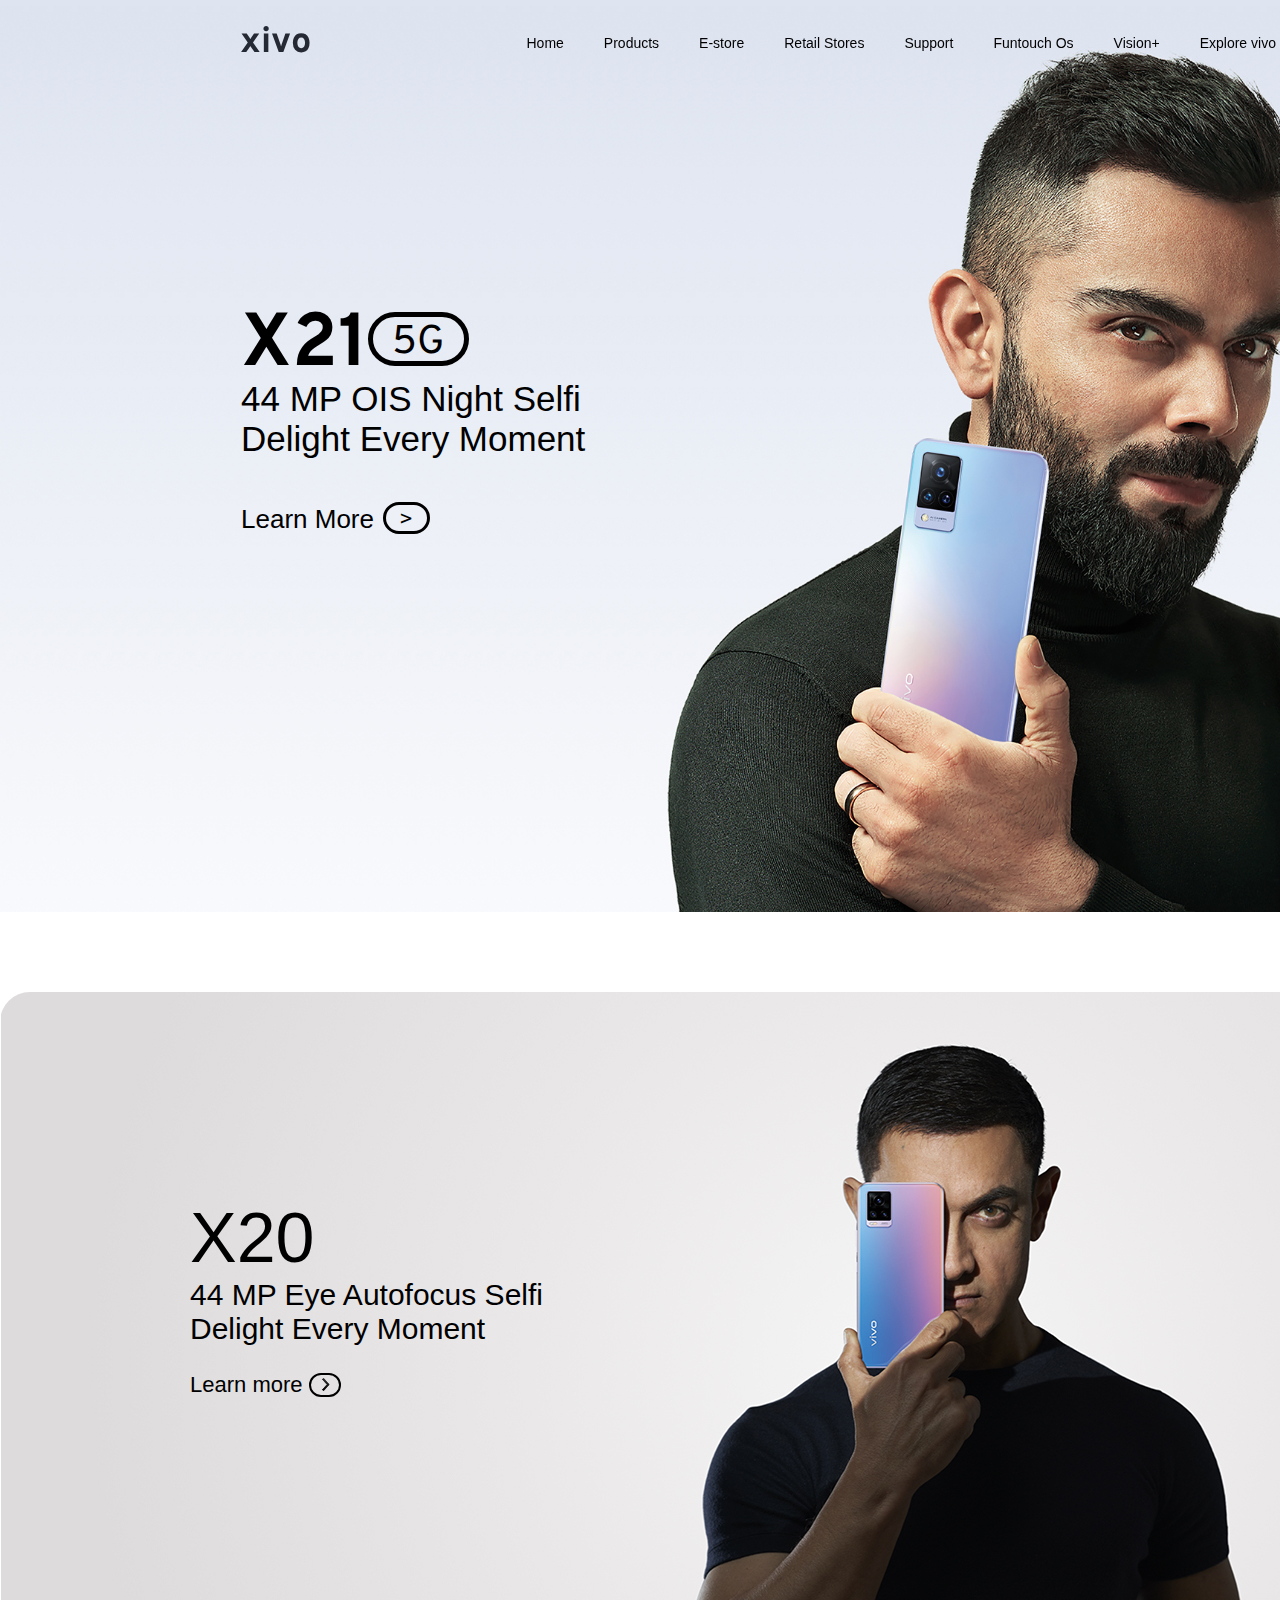
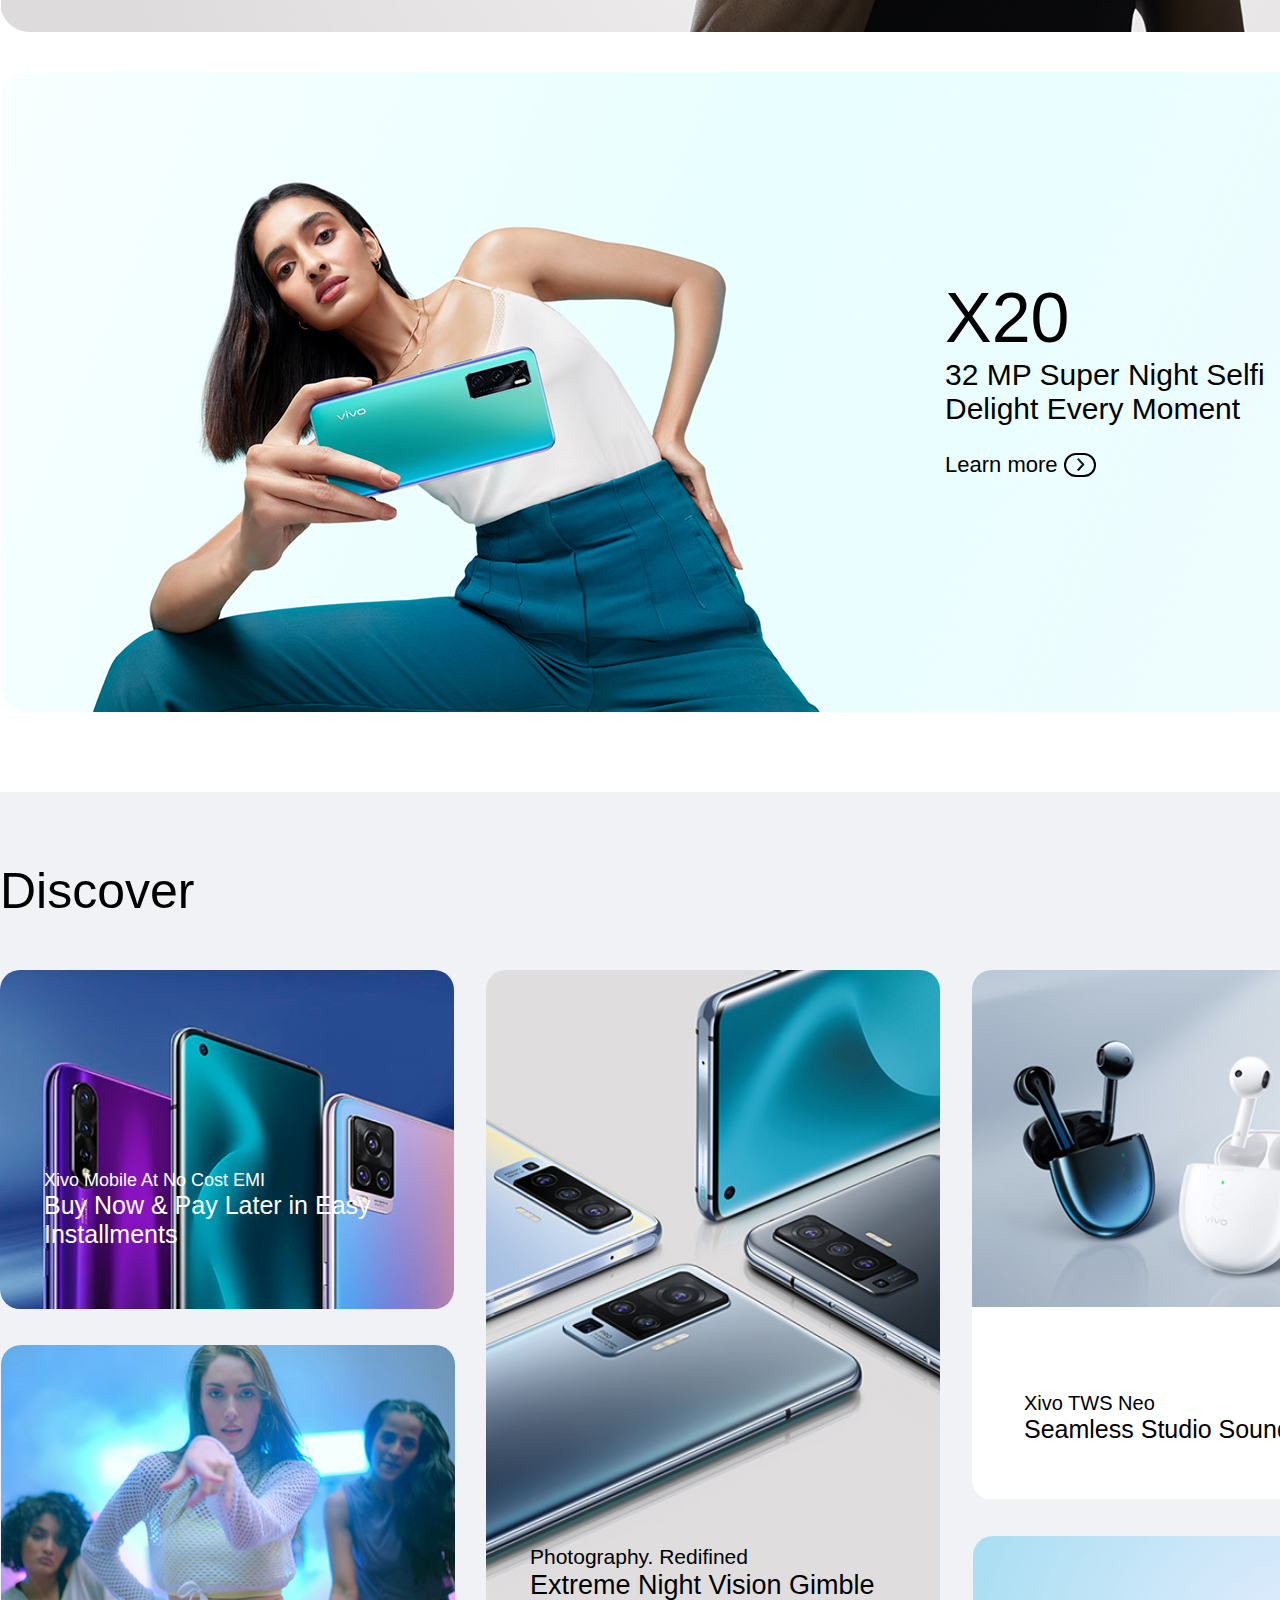
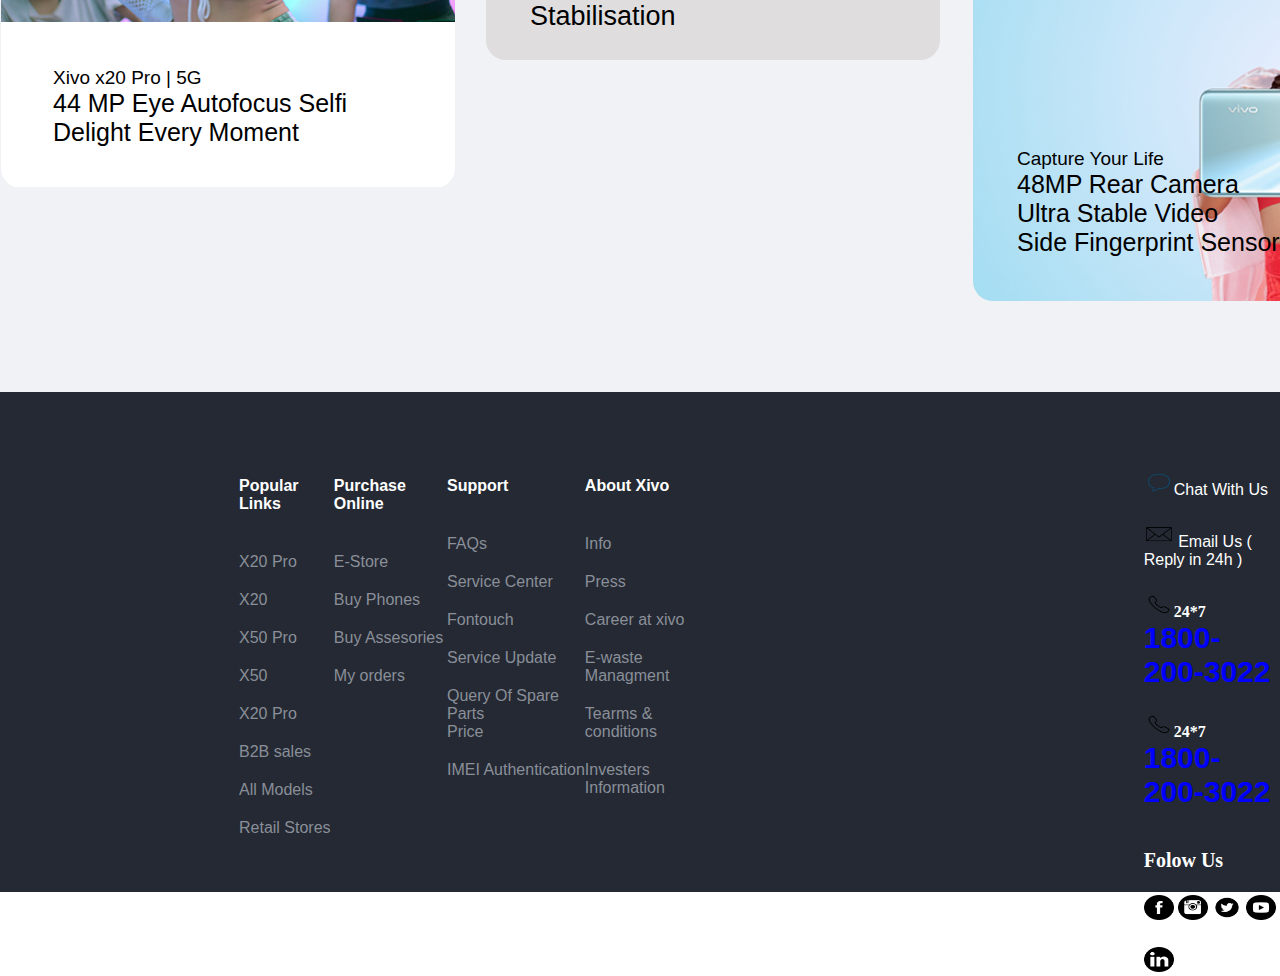
<file: html/index.html>
<!DOCTYPE html>
<html lang="en">
<head>
    <meta charset="UTF-8">
    <meta http-equiv="X-UA-Compatible" content="IE=edge">
    <meta name="viewport" content="width=device-width, initial-scale=1.0">
    <title>Basics revision</title>
    <link rel="stylesheet" href="/css/main.css">
    <link rel="preconnect" href="https://fonts.gstatic.com">
    <link rel="preconnect" href="https://fonts.gstatic.com">
    <link href="https://fonts.googleapis.com/css2?family=Overpass:wght@700&display=swap" rel="stylesheet">
    
 
</head>
<body>
    <div id="mainwrapper">
        <div class="background"src="/image/vk.jpg">
            <div class="navbar">
                <div class="logo"><a href="#">xivo</a></div>
                        <ul class="navlist">
                            
                            <li><a href="#">Home</a></li>
                            <li><a href="#">Products</a></li>
                            <li><a href="#">E-store</a></li>
                            <li><a href="#">Retail Stores</a></li>
                            <li><a href="#">Support</a></li>
                            <li><a href="#">Funtouch Os</a></li>
                            <li><a href="#">Vision+</a></li>
                            <li><a href="#">Explore vivo</a></li>
                            <li><a href="#">iQOO</a></li>
                        </ul>

                    <div class="rightnav">
                        <a href="#"><img class= "img1" src="/image/magnni.png"></a>
                        <div class="dropdown">
                            <a href="#"><img class="img2" src="/image/contac.png"></a>
                            <div class="dropdown-content">
                              <a href="#">My Orders</a>
                              <hr>
                              <a href="#">Cart</a>
                              <hr>
                              <a href="#">Sign in/Resistration</a>
                            </div>
                          </div>
                
                    </div>




            </div>
            <div class= "infobox">
                <div class="infoms" ><div class="mobinfo"><a href="#">X21</a></div> 
                    <div class="smallfont"><a href="#">5G</a></div>
                </div>
                    <div class="mobinfo1"><a href="#">44 MP OIS Night Selfi</a></div> 
                    <div class="mobinfo2"><a href="#">Delight Every Moment</a></div>

                    <div class="infom" ><div class="mobinfom"><a href="#">Learn More</a></div> 
                    <div class="smallfont2"><a href="#">></a></div>
                </div>
           </div>  
        </div>


        <section id="sec1">
            <div class="infoadvertisment">
                <div class="information">
                    <div class="title_article">X20</div>
                    <div class="basicinfo">44 MP Eye Autofocus Selfi <br />Delight Every Moment </div>
                    <a href="#">
                        <span class="Learnmore ">Learn more</span>
                        <span class="Learnmore_icon"><img src="/image/arrow.png"></span>
                    </a>

                </div>

                <div class="imagesection">
                    <img src="/image/ak.jpg" alt="">
                </div>
            </div>
        </section>

        <section id="sec2">
            <div class="infoadvertisment ">
                <div class="information2">
                    <div class="title_article">X20</div>
                    <div class="basicinfo">32 MP Super Night Selfi <br />Delight Every Moment </div>
                    <a href="#">
                        <span class="Learnmore ">Learn more</span>
                        <span class="Learnmore_icon"><img src="/image/arrow.png"></span>
                    </a>

                </div>

                <div class="imagesection">
                    <img src="/image/gk.jpg" alt="">
                </div>
            </div>
        </section2>

        <section id="sec3">
            <p class="head1">Discover</p>
    <div class="headcontainer">
        <div class="cardcontainer">
            <div class="card">
                        <div class="para_t">Xivo Mobile At No Cost EMI</div>
                        <div class="para_m">Buy Now & Pay Later in Easy Installments</div>
                    
                    
                    <div class="imagesec">
                        <img src="/image/card1.jpg">

                    </div>
            </div>
        </div>
    
        <div class="cardcontainer2">
            <div class="card2">
                        <div class="para_t2">Photography. Redifined</div>
                        <div class="para_m2">Extreme Night Vision Gimble Stabilisation</div>
                    
                    
                    <div class="imagesec2">
                        <img src="/image/card2.jpg">

                    </div>
            </div>
        </div>
        <div class="cardcontainer3">
            <div class="card3">
                     <div class="imagesec3">
                        <img src="/image/card3.jpg">
                    </div>
                    <div class="writeinfo">
                        <div class="para_t3">Xivo TWS Neo</div>
                       <div class="para_m3">Seamless Studio Sound</div>
                   </div>
               
                   
            </div>
        </div>
        <div class="cardcontainer4">
            <div class="card4">
                     <div class="imagesec4">
                        <img src="/image/card4.jpg">
                    </div>
                    <div class="writeinfo2">
                        <div class="para_t4">Xivo x20 Pro | 5G</div>
                       <div class="para_m4">44 MP Eye Autofocus Selfi <br />Delight Every Moment</div>
                   </div>
               
                   
            </div>
        </div>

        <div class="cardcontainer5">
            <div class="card5">
                        <div class="para_t5">Capture Your Life</div>
                        <div class="para_m5">48MP Rear Camera<br />Ultra Stable Video<br /> Side Fingerprint Sensor  </div>
                    
                    
                    <div class="imagesec5">
                        <img src="/image/card 5.jpg">

                    </div>
            </div>
        </div>
             
    </div>

        </section>
    <section id="sec4">
        <div class="footerbox">
            <ul class="contentbox">
                <h4>Popular Links</h4>
                <li><a href="#">X20 Pro</a></li>
                <li><a href="#">X20</a></li>
                <li><a href="#">X50 Pro</a></li>
                <li><a href="#">X50</a></li>
                <li><a href="#">X20 Pro</a></li>
                <li><a href="#">B2B sales</a></li>
                <li><a href="#">All Models</a></li>
                <li><a href="#">Retail Stores</a></li>
            </ul>
            <ul class="contentbox2">
                <h4>Purchase Online</h4>
                <li><a href="#">E-Store</a></li>
                <li><a href="#">Buy Phones</a></li>
                <li><a href="#">Buy Assesories</a></li>
                <li><a href="#">My orders</a></li>
            </ul>
            <ul class="contentbox3">
                <h4>Support</h4>
                <li><a href="#">FAQs</a></li>
                <li><a href="#">Service Center</a></li>
                <li><a href="#">Fontouch</a></li>
                <li><a href="#">Service Update</a></li>
                <li><a href="#">Query Of Spare Parts <br />Price</a></li>
                <li><a href="#">IMEI Authentication</a></li>
            </ul>
                <ul class="contentbox">
                    <h4>About Xivo</h4>
                    <li><a href="#">Info</a></li>
                    <li><a href="#">Press</a></li>
                    <li><a href="#">Career at xivo</a></li>
                    <li><a href="#">E-waste Managment</a></li>
                    <li><a href="#">Tearms & conditions</a></li>
                    <li><a href="#">Investers Information</a></li>
                </ul>    
        </div>
        <div class="footerinfo">
            <li><a href="#"><img src="/image/iconfinder_cloud_text_1814099.png">Chat With Us</a></li>
            <li><a href="#"><img src="/image/iconfinder_Tilda_Icons_1ed_mail_3586360.png"> Email Us ( Reply in 24h )</a></li>
            <h4><img src="/image/iconfinder_icon-ios7-telephone-outline_211829.png">24*7</h4>
            <h4 class="num"> 1800-200-3022</h4>
            <h4><img src="/image/iconfinder_icon-ios7-telephone-outline_211829.png">24*7</h4>
            <h4 class="num"> 1800-200-3022</h4>
            
            <h4 class="follow">Folow Us</h4>
            <div class="followicon">
                <img src="/image/iconfinder_Facebook_social_media_logo_1964400.png" alt="">
                <img src="/image/iconfinder_instagram_287711.png" alt="">
                <img src="/image/iconfinder_logo-twitter_353427.png" alt="">
                <img src="/image/iconfinder_YouTube_Play_social_media_logo_1964418.png" alt="">
                <img src="/image/iconfinder_Circled_Linkedin_svg_5279114.png" alt="">

            </div>

        </div>
            
     </section>



    </div>

       


    

    
</body>
</html>
</file>
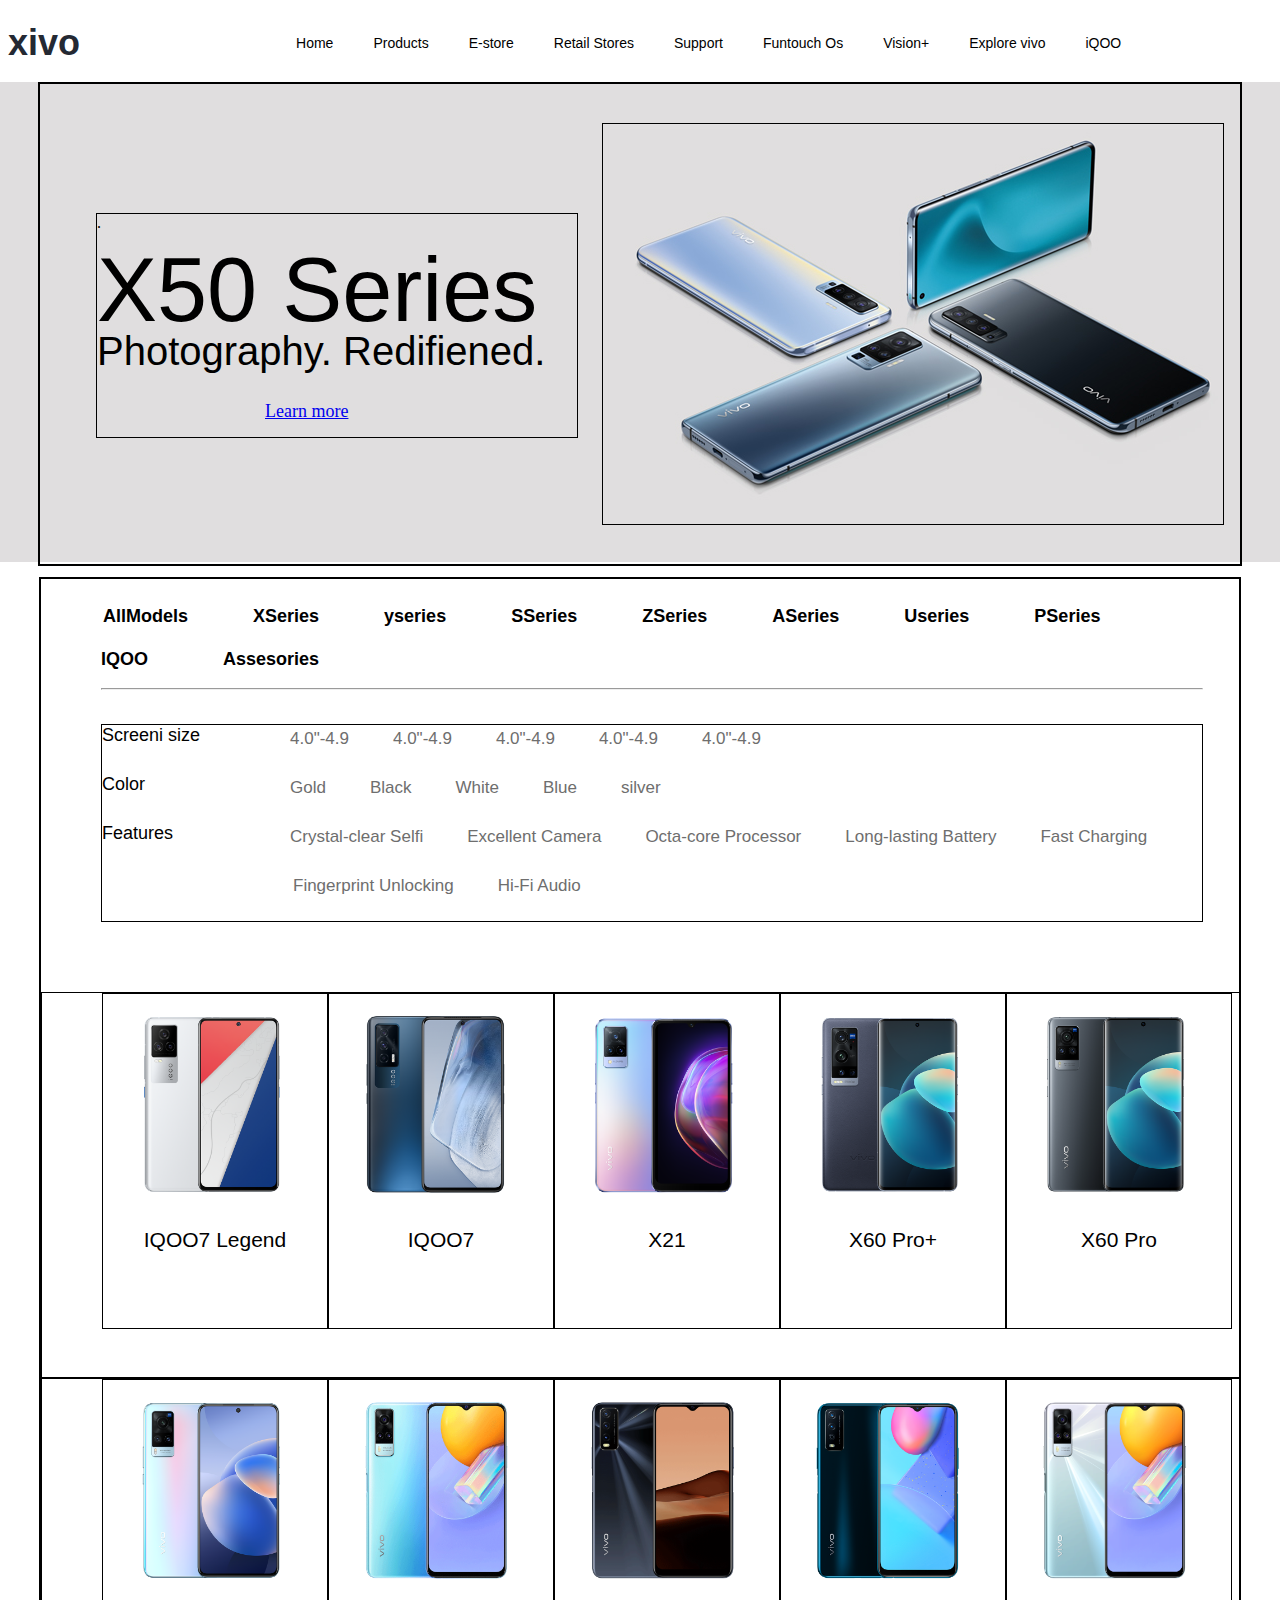
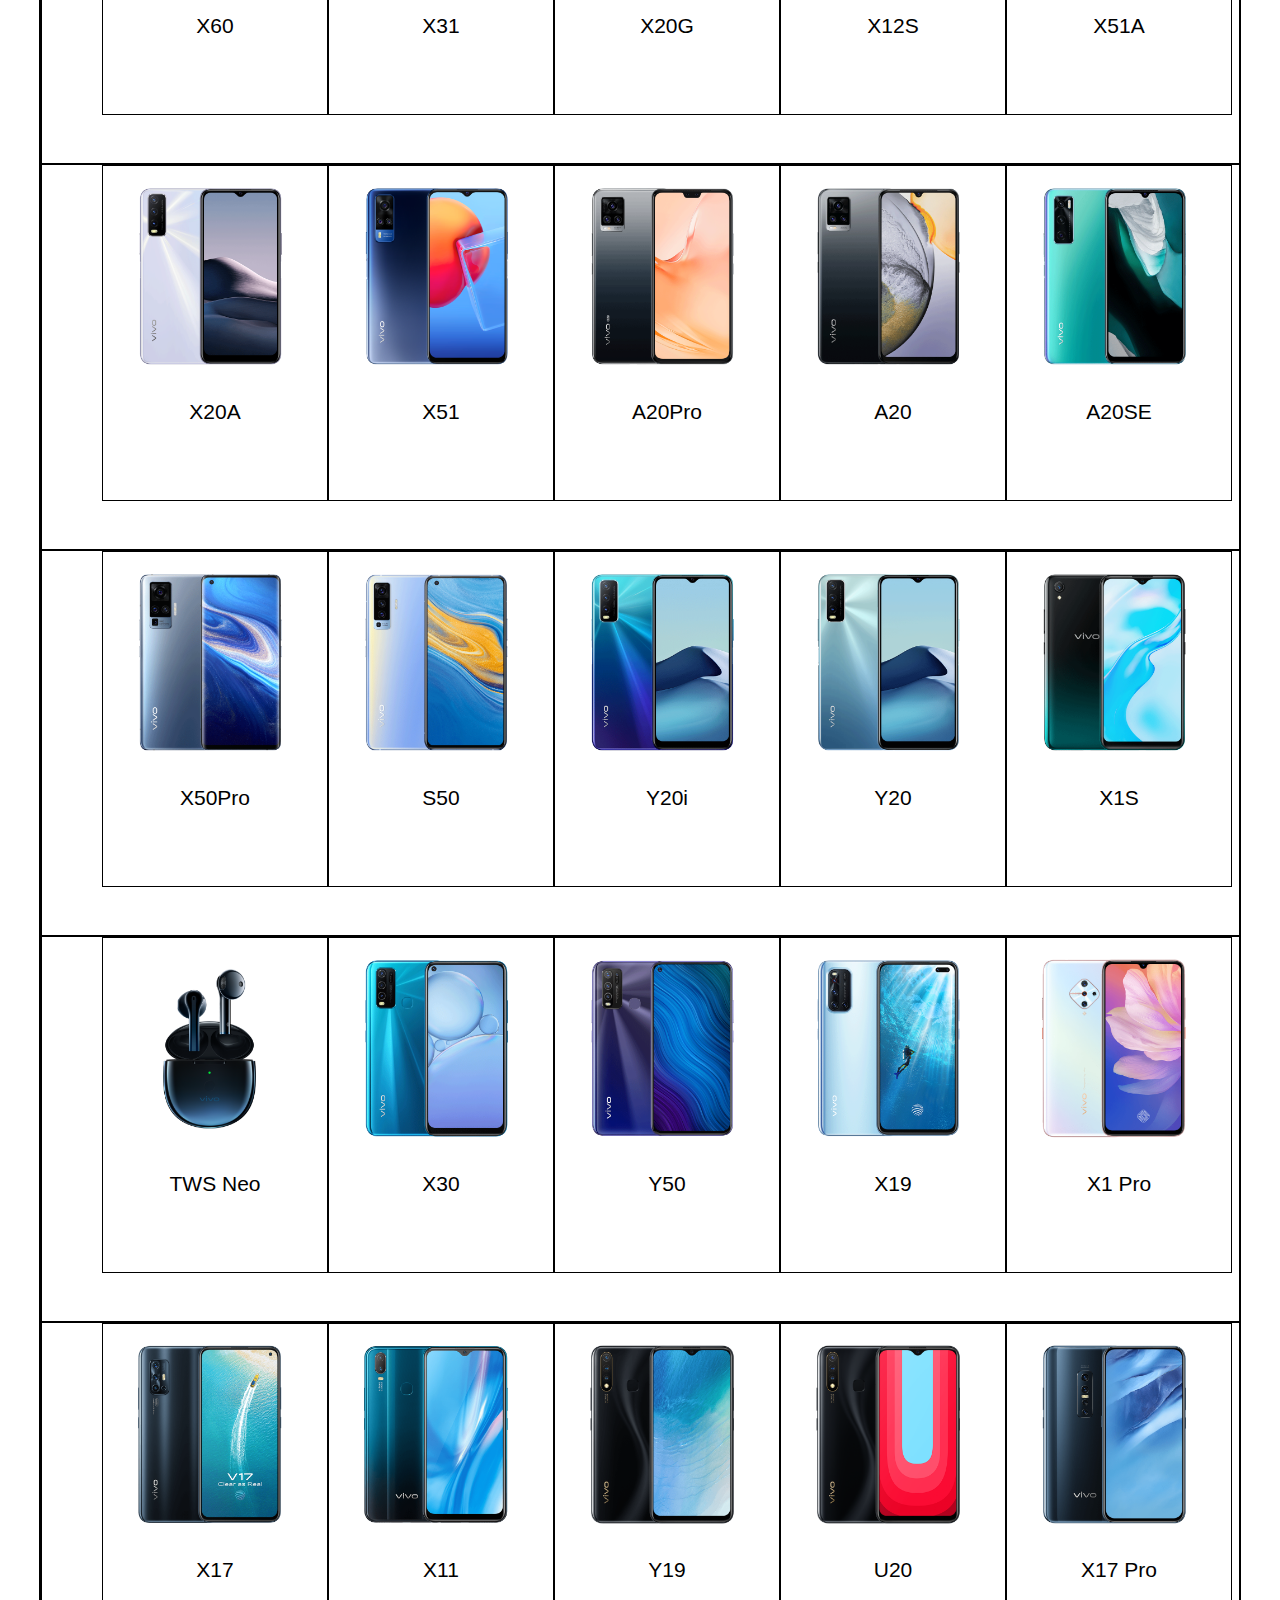
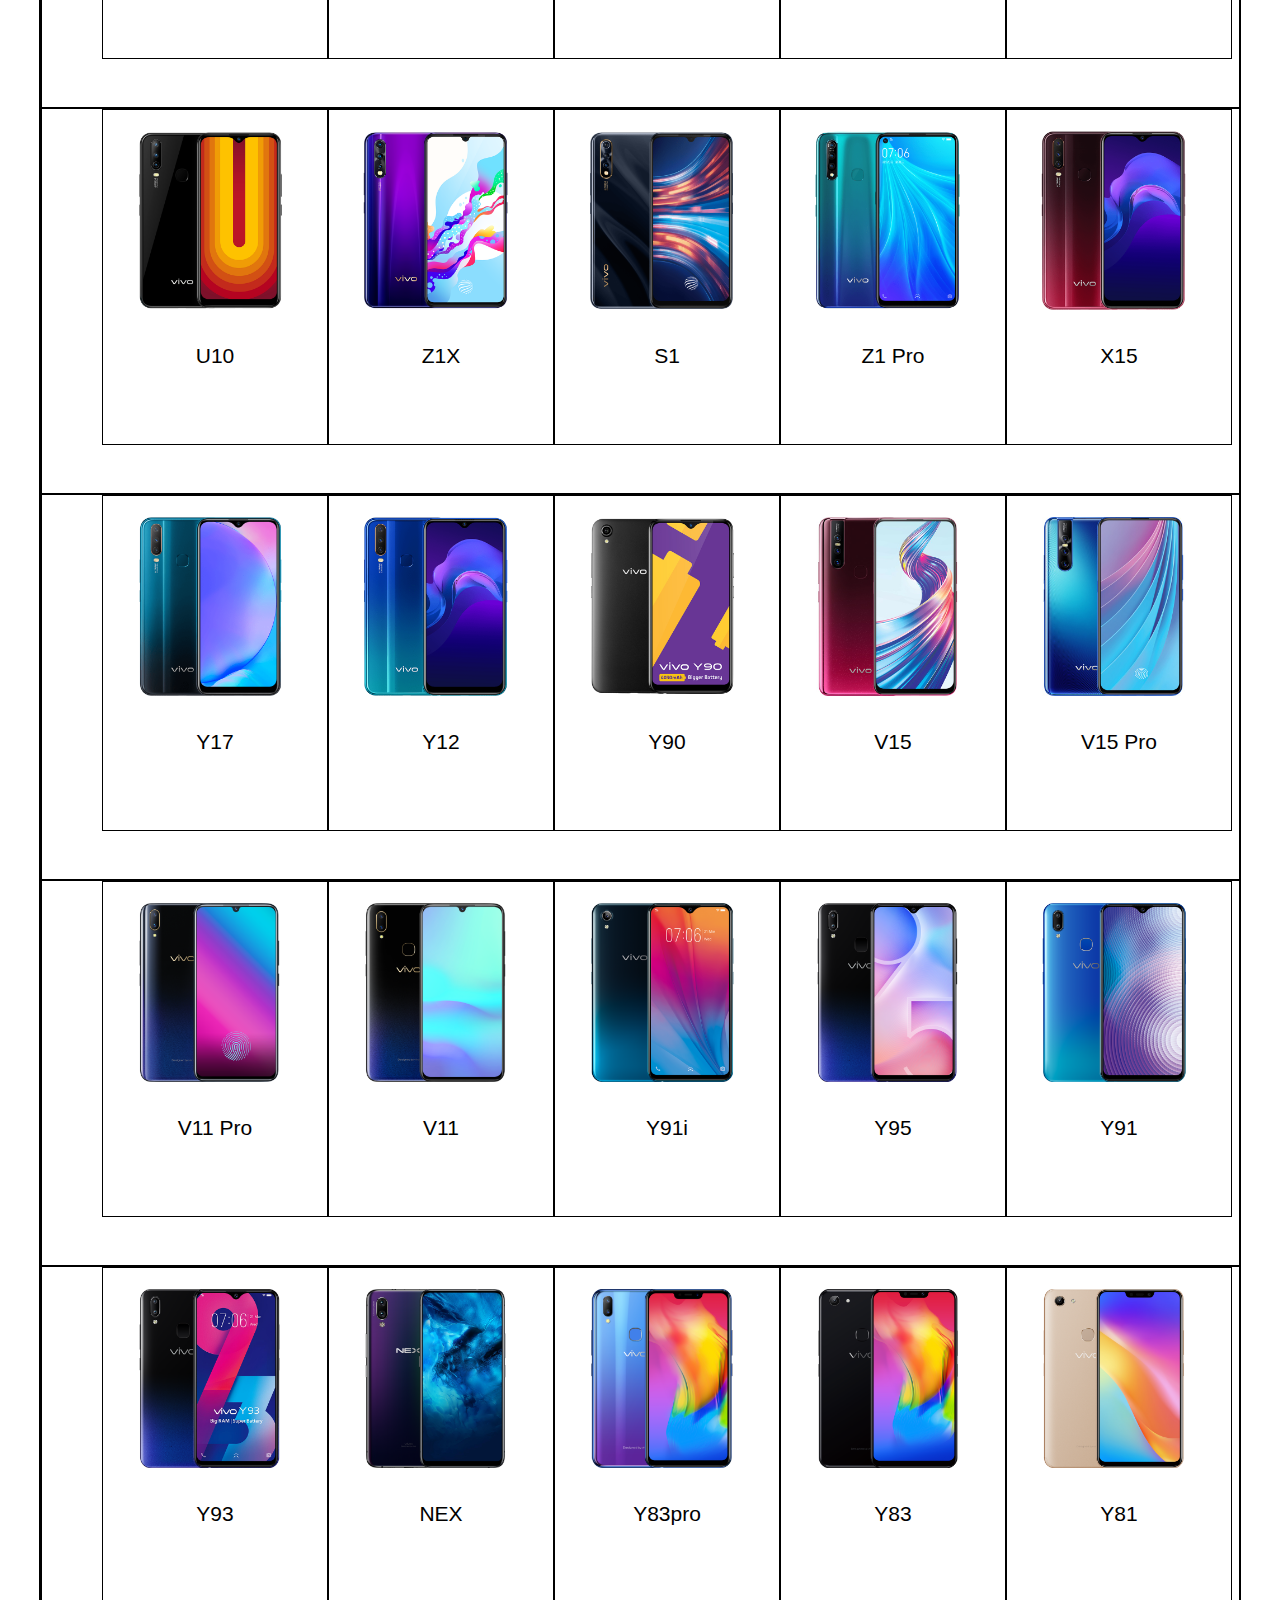
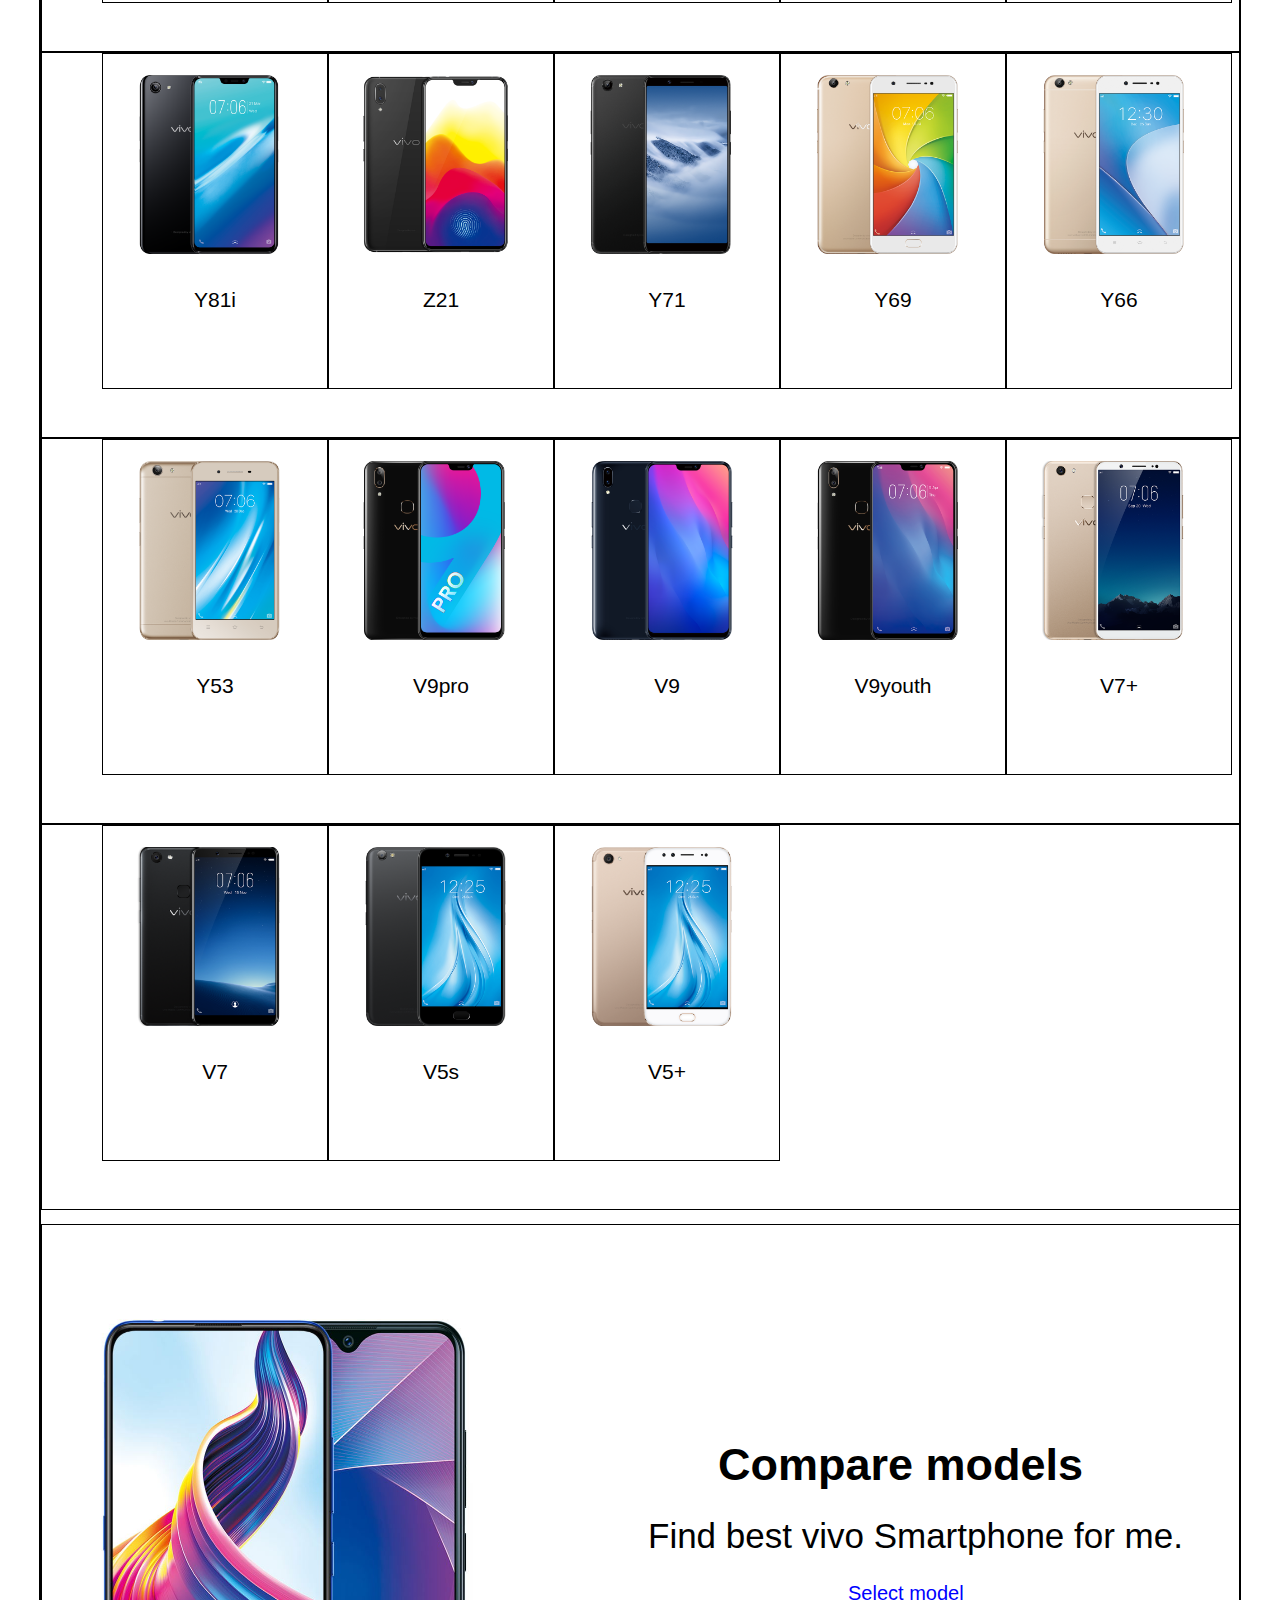
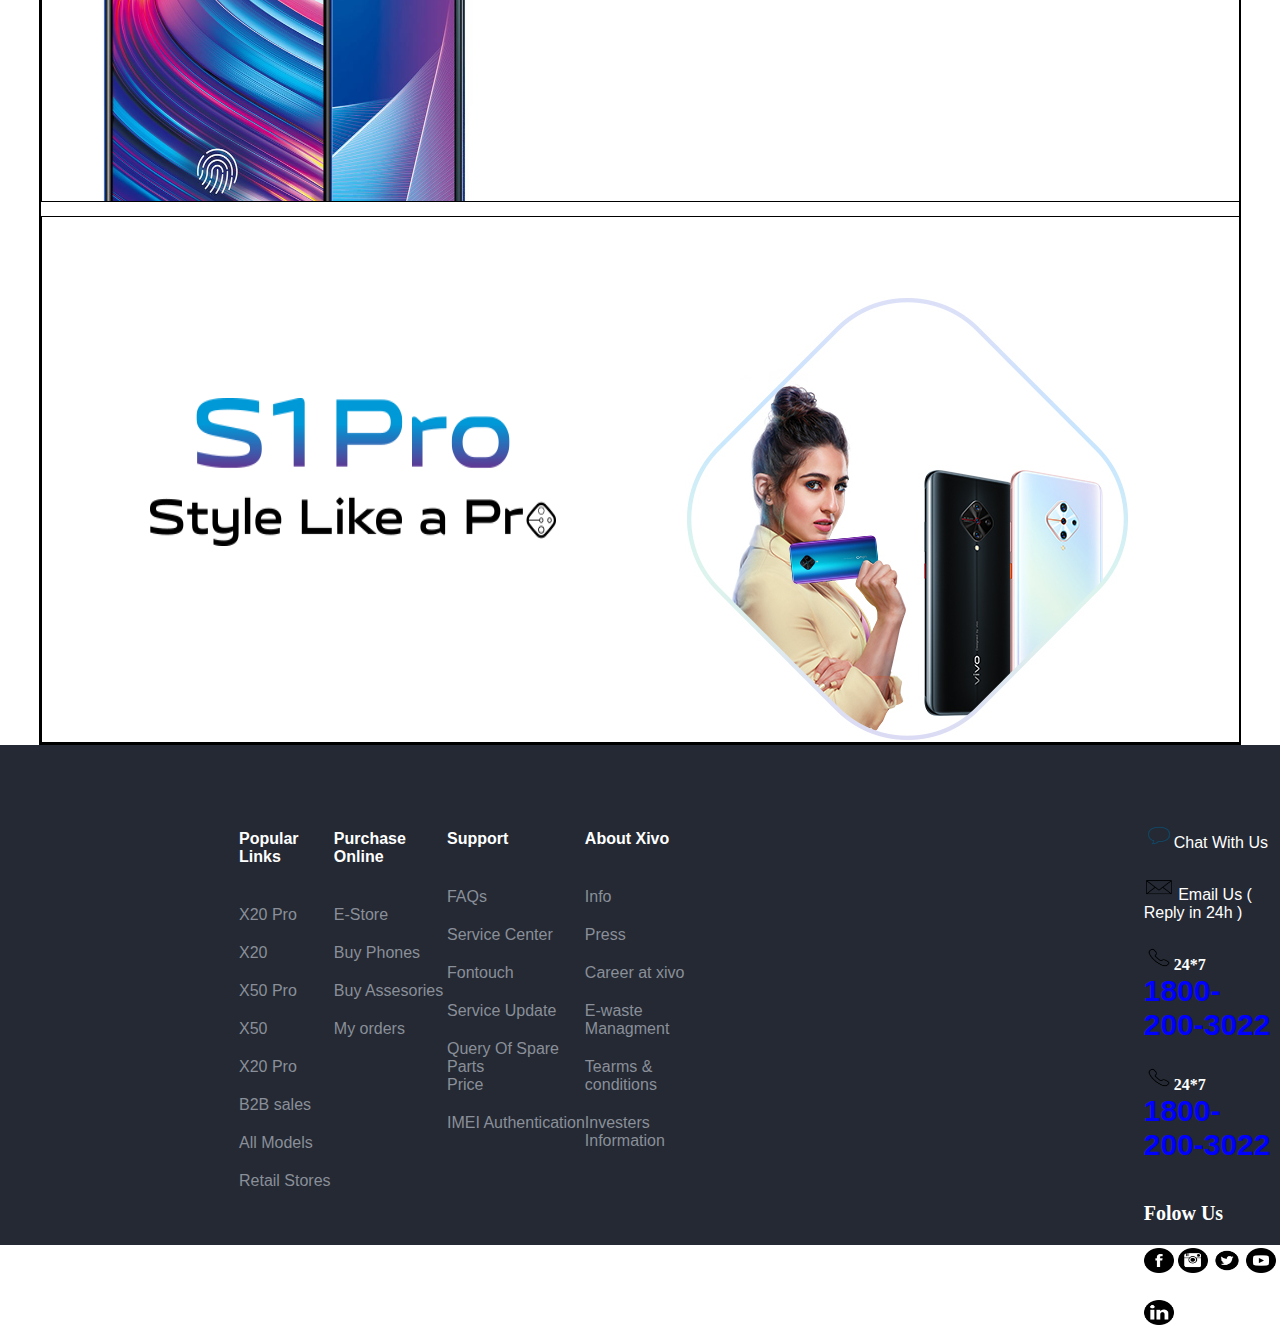
<file: html/product.html>
<!DOCTYPE html>
<html lang="en">

<head>
    <meta charset="UTF-8">
    <meta http-equiv="X-UA-Compatible" content="IE=edge">
    <meta name="viewport" content="width=device-width, initial-scale=1.0">
    <title>Product Page</title>
    <link rel="stylesheet" href="/css/product.css">
</head>

<body>

    <div id="mainwrapper">
        <div class="navbar">
            <div class="logo"><a href="#">xivo</a></div>
            <ul class="navlist">

                <li><a href="#">Home</a></li>
                <li><a href="#">Products</a></li>
                <li><a href="#">E-store</a></li>
                <li><a href="#">Retail Stores</a></li>
                <li><a href="#">Support</a></li>
                <li><a href="#">Funtouch Os</a></li>
                <li><a href="#">Vision+</a></li>
                <li><a href="#">Explore vivo</a></li>
                <li><a href="#">iQOO</a></li>
            </ul>

            <div class="rightnav">
                <a href="#"><img class="img1" src="/image/magnni.png"></a>
                <div class="dropdown">
                    <a href="#"><img class="img2" src="/image/contac.png"></a>
                    <div class="dropdown-content">
                        <a href="#">My Orders</a>
                        <hr>
                        <a href="#">Cart</a>
                        <hr>
                        <a href="#">Sign in/Resistration</a>
                    </div>
                </div>

            </div>




        </div>





        <div class="fillcontainer">
            <div class="maincontainer">
                <div class="logo1">
                    <p class="logo1_title">X50 Series</p>.
                    <p class="logo1_title2">Photography. Redifiened.</p>
                    <a class="logo1lm" href="#">Learn more</a>
                </div>
                <div class="image_Title">
                    <div class="vivo1image"></div>
                </div>
            </div>
        </div>





        <div class="mainproductcontainer">
            <div class="productdetails_nav">
                <div class="navdetails">
                    <li><a href="#"><b>AllModels</b></a></li>
                    <li><a href="#"><b>XSeries</a></b></li>
                    <li><a href="#"><b>yseries</a></b></li>
                    <li><a href="#"><b>SSeries</a></b></li>
                    <li><a href="#"><b>ZSeries</a></li></b>
                    <li><a href="#"><b>ASeries</a></li></b>
                    <li><a href="#"><b>Useries</a></li></b>
                    <li><a href="#"><b>PSeries</a></li></b>

                </div>
                <div class="navlist_para">
                    <span class="navlist_para">
                        <li><a href="#"><b>IQOO</a></li></b>
                    </span>
                    <span class="navlist_para">
                        <li><a href="#"><b>Assesories</a></li></b>
                    </span>
                </div>
                <br>
                <hr class="hr1">





                <div class="productsxivo">
                    <div class="phonedetails">

                        <span class="hed">Screeni size</span>
                        <li><a href="#">4.0"-4.9</a></li>
                        <li><a href="#">4.0"-4.9</a></li>
                        <li><a href="#">4.0"-4.9</a></li>
                        <li><a href="#">4.0"-4.9</a></li>
                        <li><a href="#">4.0"-4.9</a></li>

                    </div>
                    <div class="phonedetails">
                        <span class="hed">Color</span>
                        <li><a href="#">Gold</a></li>
                        <li><a href="#">Black</a></li>
                        <li><a href="#">White</a></li>
                        <li><a href="#">Blue</a></li>
                        <li><a href="#">silver</a></li>
                    </div>
                    <div class="phonedetails">
                        <span class="hed">Features</span>
                        <li><a href="#">Crystal-clear Selfi</a></li>
                        <li><a href="#">Excellent Camera</a></li>
                        <li><a href="#">Octa-core Processor</a></li>
                        <li><a href="#">Long-lasting Battery</a></li>
                        <li><a href="#">Fast Charging</a></li>

                    </div>
                    <div class="phonedetails phonedetails1">
                        <li><a href="#">Fingerprint Unlocking</a></li>
                        <li><a href="#">Hi-Fi Audio</a></li>
                    </div>
                </div>
                
            </div>






            <div class="mobilelist node1margin">
                <a class="mobilelistlayout" href="#">
                    <div class="mobileimg">
                        <img src="/image/mobile1.png" alt="product image">
                    </div>
                    <h3>IQOO7 Legend</h3>
                </a>
                <a class="mobilelistlayout" href="#">
                    <div class="mobileimg">
                        <img src="/image/mobile2.png" alt="product image">
                    </div>
                    <h3>IQOO7</h3>
                </a>
                <a class="mobilelistlayout" href="#">
                    <div class="mobileimg">
                        <img src="/image/mobile3.png" alt="product image">
                    </div>
                    <h3>X21</h3>
                </a>
                <a class="mobilelistlayout" href="#">
                    <div class="mobileimg">
                        <img src="/image/mobile4.png" alt="product image">
                    </div>
                    <h3>X60 Pro+</h3>
                </a>

                <a class="mobilelistlayout" href="#">
                    <div class="mobileimg">
                        <img src="/image/mobile5.png" alt="product image">
                    </div>
                    <h3>X60 Pro</h3>
                </a>




            </div>
            <div class="mobilelist">
                <a class="mobilelistlayout" href="#">
                    <div class="mobileimg">
                        <img src="/image/mobile6.png" alt="product image">
                    </div>
                    <h3>X60</h3>
                </a>
                <a class="mobilelistlayout" href="#">
                    <div class="mobileimg">
                        <img src="/image/mobile7.png" alt="product image">
                    </div>
                    <h3>X31</h3>
                </a>
                <a class="mobilelistlayout" href="#">
                    <div class="mobileimg">
                        <img src="/image/mobile8.png" alt="product image">
                    </div>
                    <h3>X20G</h3>
                </a>
                <a class="mobilelistlayout" href="#">
                    <div class="mobileimg">
                        <img src="/image/mobile9.png" alt="product image">
                    </div>
                    <h3>X12S</h3>
                </a>

                <a class="mobilelistlayout" href="#">
                    <div class="mobileimg">
                        <img src="/image/mobile10.png" alt="product image">
                    </div>
                    <h3>X51A</h3>
                </a>




            </div>
            <div class="mobilelist">
                <a class="mobilelistlayout" href="#">
                    <div class="mobileimg">
                        <img src="/image/mobile11.png" alt="product image">
                    </div>
                    <h3>X20A</h3>
                </a>
                <a class="mobilelistlayout" href="#">
                    <div class="mobileimg">
                        <img src="/image/mobile12.png" alt="product image">
                    </div>
                    <h3>X51</h3>
                </a>
                <a class="mobilelistlayout" href="#">
                    <div class="mobileimg">
                        <img src="/image/mobile13.png" alt="product image">
                    </div>
                    <h3>A20Pro</h3>
                </a>
                <a class="mobilelistlayout" href="#">
                    <div class="mobileimg">
                        <img src="/image/mobile14.png" alt="product image">
                    </div>
                    <h3>A20</h3>
                </a>

                <a class="mobilelistlayout" href="#">
                    <div class="mobileimg">
                        <img src="/image/mobile15.png" alt="product image">
                    </div>
                    <h3>A20SE</h3>
                </a>




            </div>
            <div class="mobilelist">
                <a class="mobilelistlayout" href="#">
                    <div class="mobileimg">
                        <img src="/image/mobile16.png" alt="product image">
                    </div>
                    <h3>X50Pro</h3>
                </a>
                <a class="mobilelistlayout" href="#">
                    <div class="mobileimg">
                        <img src="/image/mobile17.png" alt="product image">
                    </div>
                    <h3>S50</h3>
                </a>
                <a class="mobilelistlayout" href="#">
                    <div class="mobileimg">
                        <img src="/image/mobile18.png" alt="product image">
                    </div>
                    <h3>Y20i</h3>
                </a>
                <a class="mobilelistlayout" href="#">
                    <div class="mobileimg">
                        <img src="/image/mobile19.png" alt="product image">
                    </div>
                    <h3>Y20</h3>
                </a>

                <a class="mobilelistlayout" href="#">
                    <div class="mobileimg">
                        <img src="/image/mobile20.jpg" alt="product image">
                    </div>
                    <h3>X1S</h3>
                </a>




            </div>
            <div class="mobilelist">
                <a class="mobilelistlayout" href="#">
                    <div class="mobileimg">
                        <img src="/image/mobile21.jpg" alt="product image">
                    </div>
                    <h3>TWS Neo</h3>
                </a>
                <a class="mobilelistlayout" href="#">
                    <div class="mobileimg">
                        <img src="/image/mobile22.png" alt="product image">
                    </div>
                    <h3>X30</h3>
                </a>
                <a class="mobilelistlayout" href="#">
                    <div class="mobileimg">
                        <img src="/image/mobile23.png" alt="product image">
                    </div>
                    <h3>Y50</h3>
                </a>
                <a class="mobilelistlayout" href="#">
                    <div class="mobileimg">
                        <img src="/image/mobile24.png" alt="product image">
                    </div>
                    <h3>X19</h3>
                </a>

                <a class="mobilelistlayout" href="#">
                    <div class="mobileimg">
                        <img src="/image/mobile25.png" alt="product image">
                    </div>
                    <h3>X1 Pro</h3>
                </a>




            </div>
            <div class="mobilelist">
                <a class="mobilelistlayout" href="#">
                    <div class="mobileimg">
                        <img src="/image/mobile26.png" alt="product image">
                    </div>
                    <h3>X17</h3>
                </a>
                <a class="mobilelistlayout" href="#">
                    <div class="mobileimg">
                        <img src="/image/mobile27.png" alt="product image">
                    </div>
                    <h3>X11</h3>
                </a>
                <a class="mobilelistlayout" href="#">
                    <div class="mobileimg">
                        <img src="/image/mobile28.png" alt="product image">
                    </div>
                    <h3>Y19</h3>
                </a>
                <a class="mobilelistlayout" href="#">
                    <div class="mobileimg">
                        <img src="/image/mobile29.png" alt="product image">
                    </div>
                    <h3>U20</h3>
                </a>

                <a class="mobilelistlayout" href="#">
                    <div class="mobileimg">
                        <img src="/image/mobile30.png" alt="product image">
                    </div>
                    <h3>X17 Pro</h3>
                </a>




            </div>
            <div class="mobilelist">
                <a class="mobilelistlayout" href="#">
                    <div class="mobileimg">
                        <img src="/image/mobile31.png" alt="product image">
                    </div>
                    <h3>U10</h3>
                </a>
                <a class="mobilelistlayout" href="#">
                    <div class="mobileimg">
                        <img src="/image/mobile32.png" alt="product image">
                    </div>
                    <h3>Z1X</h3>
                </a>
                <a class="mobilelistlayout" href="#">
                    <div class="mobileimg">
                        <img src="/image/mobile33.png" alt="product image">
                    </div>
                    <h3>S1</h3>
                </a>
                <a class="mobilelistlayout" href="#">
                    <div class="mobileimg">
                        <img src="/image/mobile34.png" alt="product image">
                    </div>
                    <h3>Z1 Pro</h3>
                </a>

                <a class="mobilelistlayout" href="#">
                    <div class="mobileimg">
                        <img src="/image/mobile35.png" alt="product image">
                    </div>
                    <h3>X15</h3>
                </a>




            </div>
            <div class="mobilelist">
                <a class="mobilelistlayout" href="#">
                    <div class="mobileimg">
                        <img src="/image/mobile36.png" alt="product image">
                    </div>
                    <h3>Y17</h3>
                </a>
                <a class="mobilelistlayout" href="#">
                    <div class="mobileimg">
                        <img src="/image/mobile37.png" alt="product image">
                    </div>
                    <h3>Y12</h3>
                </a>
                <a class="mobilelistlayout" href="#">
                    <div class="mobileimg">
                        <img src="/image/mobile38.jpg" alt="product image">
                    </div>
                    <h3>Y90</h3>
                </a>
                <a class="mobilelistlayout" href="#">
                    <div class="mobileimg">
                        <img src="/image/mobile39.jpg" alt="product image">
                    </div>
                    <h3>V15</h3>
                </a>

                <a class="mobilelistlayout" href="#">
                    <div class="mobileimg">
                        <img src="/image/mobile40.jpg" alt="product image">
                    </div>
                    <h3>V15 Pro</h3>
                </a>




            </div>
            <div class="mobilelist">
                <a class="mobilelistlayout" href="#">
                    <div class="mobileimg">
                        <img src="/image/mobile41.png" alt="product image">
                    </div>
                    <h3>V11 Pro</h3>
                </a>
                <a class="mobilelistlayout" href="#">
                    <div class="mobileimg">
                        <img src="/image/mobile42.png" alt="product image">
                    </div>
                    <h3>V11</h3>
                </a>
                <a class="mobilelistlayout" href="#">
                    <div class="mobileimg">
                        <img src="/image/mobile43.png" alt="product image">
                    </div>
                    <h3>Y91i</h3>
                </a>
                <a class="mobilelistlayout" href="#">
                    <div class="mobileimg">
                        <img src="/image/mobile44.png" alt="product image">
                    </div>
                    <h3>Y95</h3>
                </a>

                <a class="mobilelistlayout" href="#">
                    <div class="mobileimg">
                        <img src="/image/mobile45.png" alt="product image">
                    </div>
                    <h3>Y91</h3>
                </a>




            </div>
            <div class="mobilelist">
                <a class="mobilelistlayout" href="#">
                    <div class="mobileimg">
                        <img src="/image/mobile46.png" alt="product image">
                    </div>
                    <h3>Y93</h3>
                </a>
                <a class="mobilelistlayout" href="#">
                    <div class="mobileimg">
                        <img src="/image/mobile47.png" alt="product image">
                    </div>
                    <h3>NEX</h3>
                </a>
                <a class="mobilelistlayout" href="#">
                    <div class="mobileimg">
                        <img src="/image/mobile48.png" alt="product image">
                    </div>
                    <h3>Y83pro</h3>
                </a>
                <a class="mobilelistlayout" href="#">
                    <div class="mobileimg">
                        <img src="/image/mobile49.png" alt="product image">
                    </div>
                    <h3>Y83</h3>
                </a>

                <a class="mobilelistlayout" href="#">
                    <div class="mobileimg">
                        <img src="/image/mobile50.png" alt="product image">
                    </div>
                    <h3>Y81</h3>
                </a>




            </div>
            <div class="mobilelist">
                <a class="mobilelistlayout" href="#">
                    <div class="mobileimg">
                        <img src="/image/mobile51.png" alt="product image">
                    </div>
                    <h3>Y81i</h3>
                </a>
                <a class="mobilelistlayout" href="#">
                    <div class="mobileimg">
                        <img src="/image/mobile52.png" alt="product image">
                    </div>
                    <h3>Z21</h3>
                </a>
                <a class="mobilelistlayout" href="#">
                    <div class="mobileimg">
                        <img src="/image/mobile53.png" alt="product image">
                    </div>
                    <h3>Y71</h3>
                </a>
                <a class="mobilelistlayout" href="#">
                    <div class="mobileimg">
                        <img src="/image/mobile54.png" alt="product image">
                    </div>
                    <h3>Y69</h3>
                </a>

                <a class="mobilelistlayout" href="#">
                    <div class="mobileimg">
                        <img src="/image/mobile55.png" alt="product image">
                    </div>
                    <h3>Y66</h3>
                </a>




            </div>
            <div class="mobilelist">
                <a class="mobilelistlayout" href="#">
                    <div class="mobileimg">
                        <img src="/image/mobile56.png" alt="product image">
                    </div>
                    <h3>Y53</h3>
                </a>
                <a class="mobilelistlayout" href="#">
                    <div class="mobileimg">
                        <img src="/image/mobile57.png" alt="product image">
                    </div>
                    <h3>V9pro</h3>
                </a>
                <a class="mobilelistlayout" href="#">
                    <div class="mobileimg">
                        <img src="/image/mobile58.png" alt="product image">
                    </div>
                    <h3>V9</h3>
                </a>
                <a class="mobilelistlayout" href="#">
                    <div class="mobileimg">
                        <img src="/image/mobile59.png" alt="product image">
                    </div>
                    <h3>V9youth</h3>
                </a>

                <a class="mobilelistlayout" href="#">
                    <div class="mobileimg">
                        <img src="/image/mobile60.png" alt="product image">
                    </div>
                    <h3>V7+</h3>
                </a>




            </div>
            <div class="mobilelist">
                <a class="mobilelistlayout" href="#">
                    <div class="mobileimg">
                        <img src="/image/mobile61.png" alt="product image">
                    </div>
                    <h3>V7</h3>
                </a>
                <a class="mobilelistlayout" href="#">
                    <div class="mobileimg">
                        <img src="/image/mobile62.png" alt="product image">
                    </div>
                    <h3>V5s</h3>
                </a>
                <a class="mobilelistlayout" href="#">
                    <div class="mobileimg">
                        <img src="/image/mobile63.png" alt="product image">
                    </div>
                    <h3>V5+</h3>
                </a>

            </div>








            <section class="sectionproductbox1">
                <div class="articlebox">
                    <div class="articleimgbox">
                        <img src="/image/articleboximg.jpg">
                    </div>
                    <div class="articleproductbox">
                        <div class="articlepara1">Compare models</div>
                        <div class="articlepara2">Find best vivo Smartphone for me.</div>

                        <a href="#">Select model</a>
                    </div>

                </div>

            </section>







            <section class="sectionproductbox2">
                <div class="articlebox2">
                    <div class="articleimgbox2">
                        <img src="/image/product_title2.png">
                    </div>
                    <div class="articleproductbox2">
                        <img src="/image/product_sk.jpg">


                    </div>

                </div>

            </section>
        </div>







    
        <section id="sec4">
            <div class="footerbox">
                <ul class="contentbox">
                    <h4>Popular Links</h4>
                    <li><a href="#">X20 Pro</a></li>
                    <li><a href="#">X20</a></li>
                    <li><a href="#">X50 Pro</a></li>
                    <li><a href="#">X50</a></li>
                    <li><a href="#">X20 Pro</a></li>
                    <li><a href="#">B2B sales</a></li>
                    <li><a href="#">All Models</a></li>
                    <li><a href="#">Retail Stores</a></li>
                </ul>
                <ul class="contentbox2">
                    <h4>Purchase Online</h4>
                    <li><a href="#">E-Store</a></li>
                    <li><a href="#">Buy Phones</a></li>
                    <li><a href="#">Buy Assesories</a></li>
                    <li><a href="#">My orders</a></li>
                </ul>
                <ul class="contentbox3">
                    <h4>Support</h4>
                    <li><a href="#">FAQs</a></li>
                    <li><a href="#">Service Center</a></li>
                    <li><a href="#">Fontouch</a></li>
                    <li><a href="#">Service Update</a></li>
                    <li><a href="#">Query Of Spare Parts <br />Price</a></li>
                    <li><a href="#">IMEI Authentication</a></li>
                </ul>
                <ul class="contentbox">
                    <h4>About Xivo</h4>
                    <li><a href="#">Info</a></li>
                    <li><a href="#">Press</a></li>
                    <li><a href="#">Career at xivo</a></li>
                    <li><a href="#">E-waste Managment</a></li>
                    <li><a href="#">Tearms & conditions</a></li>
                    <li><a href="#">Investers Information</a></li>
                </ul>
            </div>
            <div class="footerinfo">
                <li><a href="#"><img src="/image/iconfinder_cloud_text_1814099.png">Chat With Us</a></li>
                <li><a href="#"><img src="/image/iconfinder_Tilda_Icons_1ed_mail_3586360.png"> Email Us ( Reply in
                        24h )</a></li>
                <h4><img src="/image/iconfinder_icon-ios7-telephone-outline_211829.png">24*7</h4>
                <h4 class="num"> 1800-200-3022</h4>
                <h4><img src="/image/iconfinder_icon-ios7-telephone-outline_211829.png">24*7</h4>
                <h4 class="num"> 1800-200-3022</h4>

                <h4 class="follow">Folow Us</h4>
                <div class="followicon">
                    <img src="/image/iconfinder_Facebook_social_media_logo_1964400.png" alt="">
                    <img src="/image/iconfinder_instagram_287711.png" alt="">
                    <img src="/image/iconfinder_logo-twitter_353427.png" alt="">
                    <img src="/image/iconfinder_YouTube_Play_social_media_logo_1964418.png" alt="">
                    <img src="/image/iconfinder_Circled_Linkedin_svg_5279114.png" alt="">

                </div>

            </div>

        </section>


    </div>
    

</body>

</html>
</file>
<file: css/main.css>
*{
    margin: 0px;
    padding: 0px;
}

#mainwrapper{
    height: 100%;

}

.main-container{
    width: 100%;

    margin: auto;
}

.navbar{
    display: flex;
    align-items: center;
    width: 1440px;
    margin: auto;
    padding-top: 20px;
    top: 0;
    position: sticky;
    z-index: 3;


}

.navlist{

    list-style: none;
    display: flex;
    align-items: center;
    padding-left: 7px;
    width: 1154px;

    
}

.navlist a{
    text-decoration: none;
    font-family: 'Jura', sans-serif;
    color:#000000;
    font-size: 14px;
    height: 86px;
    font-weight: 500; 
    
}

.navlist li{
    padding: 0px 20px;
    justify-content: space-between;
    flex-wrap: nowrap;


}

.navlist a:hover{

    color: blue;
    
}



.logo{
    font-family: 'Overpass', sans-serif;
    font-size: 36px;
    align-items: center;
    text-align: left;
    padding-right: 189px;
    font-weight: 700;
    margin-left: 8px;
}
    
    

.logo a{
    text-decoration: none;
    color: #242933;
}

.logo a:hover{
    color: blue;
}

.rightnav{

    align-items: center;
    text-align: right;
    display: flex;

}


.dropdown {
    position: relative;
    display: inline-block;
  }
  

  .dropdown-content {
    display: none;
    position: absolute;
    background-color: #f1f1f1;
    min-width: 160px;
    box-shadow: 0px 8px 16px 0px rgba(0,0,0,0.2);
    z-index: 1;
    text-align: left;
    font-size: 12px;
    border: 1px solid white;
    border-radius: 20px;
    
  }
  
  /* Links inside the dropdown */
  .dropdown-content a {
    color: black;
    padding: 12px 16px;
    text-decoration: none;
    display: block;
    
  }
  
  /* Change color of dropdown links on hover */
  .dropdown-content a:hover {color:blue;}
  
  /* Show the dropdown menu on hover */
  .dropdown:hover .dropdown-content {display: block;}
  

/* nav bar on scroling */

.scrolling_active{
    background-color: white;
    box-shadow: 0 3px 1rem rgba(0,0,0,0.1);
}


.img1{
    width: 40px;
    height: 41px;
    padding-left: 92px;
    padding-right: 13px;
}
.img2{
    width: 28px;
    height: 28px;
    align-items: center;
}


/* Background */
.background{
    background: url(/image/vk.jpg);
    width: 1903px;
    height: 912.11px;
    background-size: cover;

}


/* Background Content */

.infobox{
    width: 1421px;
    margin: auto;
    padding-top: 200px;
    
}

.infobox a{
    text-decoration: none;
    color: black;
}

.mobinfo{
    font-size: 75px;
    font-weight: 700;
    font-family: 'Overpass', sans-serif;

}

.infoms{
    display: flex;
    margin-top: 33px;
}

.smallfont{

    width: 5%;
    font-size: 40px;
    border: 5px solid;
    border-radius: 40px;
    padding: 1px 10px 1px 10px;
    align-items: center;
    text-align: center;
    height: 42px;
    margin-top: 13px;
    font-family: 'Overpass', sans-serif;
}

.mobinfo1{
    font-size: 35px;
    font-weight: 500 ;
    font-family: 'Jura', sans-serif;
    margin-top: -15px;
}

.mobinfo2{
    font-size: 35px;
    font-weight: 200;
    font-family: 'Jura', sans-serif;
}


.infom{
    display: flex;
}

.mobinfom{
    font-size: 26px;
    font-weight: 500;
    font-family: 'Jura', sans-serif;
    margin-top: 45px;
}

.smallfont2{

    width: 37px;
    font-size: 22px;
    border: 3px solid;
    border-radius: 46px;
    padding: 2px;
    text-align: center;
    height: 22px;
    margin-top: 43px;
    font-family: 'Overpass', sans-serif;
    margin-left: 9px;
}

/* styling for the advertisment section with the banner */


#sec1{
    margin-top: 80px;
}


.infoadvertisment{
    display: flex;
    width: 1440px;
    margin: auto;
    height: 640px;
    overflow: hidden;
    position: relative;
    border-radius: 30px;
}

.infoadvertisment .information{
    position: absolute;
    min-width: 330px;
    top: 206px;
    left: 190px;
    z-index: 2;
}

.infoadvertisment .information .title_article{
    font-family: sans-serif;
    font-size: 70px;
    font-weight: 500;
}

.infoadvertisment .information .basicinfo{
    font-family: sans-serif;
    font-size: 30px;
}

.infoadvertisment .information .Learnmore{
    font-family: sans-serif;
    font-size: 22px;
}

.Learnmore_icon{
    width: 28px;
    align-items: center;
    border: 2px solid;
    border-radius: 17px;
    margin-left: 6px;
}

.Learnmore:hover{
    color: blue;
    transform: scale(1.2);
    
}



.Learnmore_icon img{
    width: 13px;
    padding: 3px 3px 0px 8px;

}

.Learnmore_icon:hover{
    color: blue;
    transform: scale(1.2);
}
.information a{
    text-decoration: none;
    color: black;
    display: flex;
    align-items: center;
    margin-top: 26px;


}

.imagesection{
    width: 100%;
    position: absolute;
    left: 1px;
}

.imagesection img{
    transition: 1s ease ;
}

.imagesection img:hover{
    transform: scale(1.1);
    transition: 1s ease;
}


/* second section */

#sec2{
    margin-top: 40px;
}


.information2{
    position: absolute;
    min-width: 330px;
    top: 206px;
    right: 165px;
    z-index: 2;
}

.information2 a{
    text-decoration: none;
    color: black;
    display: flex;
    align-items: center;
    margin-top: 26px;
}


.infoadvertisment .information2 .title_article{
    font-family: sans-serif;
    font-size: 70px;
    font-weight: 500;
}

.infoadvertisment .information2 .basicinfo{
    font-family: sans-serif;
    font-size: 30px;
}

.infoadvertisment .information2 .Learnmore{
    font-family: sans-serif;
    font-size: 22px;
    
}


.Learnmore_icon{
    width: 28px;
    align-items: center;
    border: 2px solid;
    border-radius: 17px;
    margin-left: 6px;
}

.Learnmore:hover{
    color: blue;
    transform: scale(1.2);
    
}

.Learnmore a{
    text-decoration: none;
}



.Learnmore_icon img{
    width: 13px;
    padding: 3px 3px 0px 8px;

}

.Learnmore_icon:hover{
    color: blue;
    transform: scale(1.2);
}

#sec3{
    width: 100%;
    background-color:#f0f2f5;
    height: 1200px;
    margin-top: 80px;

}

.headcontainer{
    width: 1440px;
    margin: auto;
    display: flex;
    margin-top: 50px;
}

.head1{
    font-family: sans-serif;
    font-size: 50px;
    font-weight: 500;
    margin-top: 75px;
    padding-top: 70px;
    width: 1440px;
    margin: auto;
    

}

.cardcontainer{
    width:454px;
    display: flex;
    height: 341px;
}

.card{
    width: 454px;
    position: relative;
    height: 339px;
    overflow: hidden;
    border-radius: 20px;
}

.imagesec{
    position: absolute;
    width: 100%;
    left: -4px;

}
.card img{ 
    transition: 1s ease;
    width: 110%;
}

.card img:hover{
    transform: scale(1.1);
    transition: 1s ease;
}

.para_t{
    min-width: 50px;
    z-index: 2;
    color: white;
    position: absolute;
    font-family: sans-serif;
    font-size: 18px;
    top: 200px;
    left: 44px;
}


.para_m{
    font-family: sans-serif;
    font-size: 25px;
    color: white;
    top: 221px;
    position: absolute;
    z-index: 2;
    /* pointer-events: visiblestroke; */
    left: 44px;
    width: 73%;
}

/* card2 */
.cardcontainer2{
    width:454px;
    display: flex;
    margin-left:32px;    
    
}

.card2{
    width: 454px;
    position: relative;
    height: 339px;
    overflow: hidden;
    border-radius: 20px;
    height: 690px;
}

.imagesec2{
    position: absolute;
    width: 100%;
    left: -4px;

}
.card2 img{ 
    transition: 1s ease;
    width: 110%;
}

.card2 img:hover{
    transform: scale(1.1);
    transition: 1s ease;
}

.para_t2{
    min-width: 50px;
    z-index: 2;
    color: black;
    position: absolute;
    font-family: sans-serif;
    font-size: 21px;
    top: 575px;
    left: 44px;
}


.para_m2{
    font-family: sans-serif;
    font-size: 27px;
    color: black;
    top: 600px;
    position: absolute;
    z-index: 2;
    /* pointer-events: visiblestroke; */
    left: 44px;
    width: 77%;
}

/* card3 */


.cardcontainer3{
    width:454px;
    display: flex;
    height: 341px;
    margin-left: 32px;
}

.card3{
    width: 454px;
    position: relative;
    overflow: hidden;
    border-radius: 20px;
    height: 530px;
}

.imagesec3{
    position: absolute;
    width: 100%;
    left: -2px;

}
.card3 img{ 
    transition: 1s ease;
    width: 100%;
}

.card3 img:hover{
    transform: scale(1.1);
    transition: 1s ease;
}



.writeinfo{
    /* padding: 8px; */
    background-color: white;
    position: absolute;
    z-index: 2;
    top: 337px;
    /* padding-top: 188px; */
    width: 453px;
    height: 107px;
    padding-top: 85px;
    left: -1px;
}

.para_t3{
    font-family: sans-serif;
    font-size: 20px;
    margin-left: 53px;
}

.para_m3{
    font-family: sans-serif;
    font-size: 25px;
    margin-left: 53px;
}
/* card4 */

.cardcontainer4{
    width: 454px;
    display: flex;
    height: 280px;
    margin-left: -1425px;
    /* left: -9px; */
    margin-top: 375px;
    /* margin-right: 36px; */
}

.card4{
    width: 454px;
    position: relative;
    overflow: hidden;
    border-radius: 20px;
    height: 443px;
}

.imagesec4{
    position: absolute;
    width: 100%;
    left: -2px;

}
.card4 img{ 
    transition: 1s ease;
    width: 101%;
}

.card4 img:hover{
    transform: scale(1.1);
    transition: 1s ease;
}



.writeinfo2{
    background-color: white;
    position: absolute;
    z-index: 2;
    top: 277px;
    width: 455px;
    height: 120px;
    padding-top: 45px;
    left: -1px;
}


.para_t4{
    font-family: sans-serif;
    font-size: 19px;
    margin-left: 53px;
}

.para_m4{
    font-family: sans-serif;
    font-size: 25px;
    margin-left: 53px;
}

/* card 5 */

.cardcontainer5{
    width: 454px;
    display: flex;
    height: 341px;
    margin-top: 566px;
    margin-left: 518px;
}

.card5{
    width: 454px;
    position: relative;
    height: 365px;
    overflow: hidden;
    border-radius: 20px;
}

.imagesec5{
    position: absolute;
    width: 100%;
    left: -4px;

}
.card5 img{ 
    transition: 1s ease;
    width: 110%;
}

.card5 img:hover{
    transform: scale(1.1);
    transition: 1s ease;
}

.para_t5{
    min-width: 50px;
    z-index: 2;
    color: black;
    position: absolute;
    font-family: sans-serif;
    font-size: 19px;
    top: 212px;
    left: 44px;
}


.para_m5{
    font-family: sans-serif;
    font-size: 25px;
    color: black;
    top: 234px;
    position: absolute;
    z-index: 2;
    /* pointer-events: visiblestroke; */
    left: 44px;
    width: 73%;
}

#sec4{
    width: 100%;
    background-color:#242933;
    height: 500px;
    display: flex;
}

.footerbox{
    width: 744px;
    margin-left: 239px;
    display: flex;
    justify-content: space-between;
    
    
}
 /* footcontent box1 */
.contentbox{
    text-decoration: none;
    list-style: none;
    text-decoration: none;
    list-style: none;

}

.contentbox{
    padding-top: 85px;

}

.contentbox h4{
    color: white;
    font-family: sans-serif;
    padding-bottom: 20px;
}


.contentbox a{
    text-decoration: none;
    color:#8a8f99;
    font-family: sans-serif;
    
}

.contentbox li{
    padding-top: 20px;
}

.contentbox a:hover{
    color: blue;
}
/* footcontentbox2 */

.contentbox2{
    text-decoration: none;
    list-style: none;

}

.contentbox2{
    padding-top: 85px;

}

.contentbox2 h4{
    color: white;
    font-family: sans-serif;
    padding-bottom: 20px;
}


.contentbox2 a{
    text-decoration: none;
    color:#8a8f99;
    font-family: sans-serif;
    
}

.contentbox2 li{
    padding-top: 20px;
}

.contentbox2 a:hover{
    color: blue;
}


/* footcontentbox 3 */

.contentbox3{
    text-decoration: none;
    list-style: none;

}

.contentbox3{
    padding-top: 85px;

}

.contentbox3 h4{
    color: white;
    font-family: sans-serif;
    padding-bottom: 20px;
}


.contentbox3 a{
    text-decoration: none;
    color:#8a8f99;
    font-family: sans-serif;
    
}

.contentbox3 li{
    padding-top: 20px;
}

.contentbox3 a:hover{
    color: blue;
}


/* footcontentbox 4 */

.contentbox4{
    text-decoration: none;
    list-style: none;
    text-decoration: none;
    list-style: none;

}

.contentbox4{
    padding-top: 85px;
}

.contentbox4 h4{
    color: white;
    font-family: sans-serif;
    padding-bottom: 20px;
}


.contentbox4 a{
    text-decoration: none;
    color:#8a8f99;
    font-family: sans-serif;
    
}

.contentbox4 li{
    padding-top: 20px;
}



.contentbox4{
    padding-top: 85px;
}

.contentbox4 h4{
    color: white;
    font-family: sans-serif;
    padding-bottom: 20px;
}


.contentbox4 a{
    text-decoration: none;
    color:#8a8f99;
    font-family: sans-serif;
    
}

.contentbox4 li{
    padding-top: 20px;
}

.contentbox4 a:hover{
    color: blue;
}

/* footerinfo */

.footerinfo{
    padding-top: 55px;
    margin-left: 425px;
}

.footerinfo li{
    list-style: none;
}

.footerinfo a{
    text-decoration: none;
    color:  white;
    font-family: sans-serif;
    font-size: 16px;
}

.footerinfo h4{
    color: white;
}

.footerinfo .num{
    color: blue;
    font-size: 30px;
    font-family: sans-serif;
}

.footerinfo img{
    width: 30px;
    padding-top: 23px;
    height: 25px;
    
}

.footerinfo a:hover{

    color: blue;
}

.footerinfo .follow{
    margin-top: 40px;
    font-size: 20px;
}
</file>
<file: css/product.css>
*{
    margin: 0px;
    padding: 0px;
}

#mainwrapper{
    height: 100%;

}

.main-container{
    width: 100%;

    margin: auto;
}

/* navbar and background starts */

.navbar{
    display: flex;
    align-items: center;
    width: 1440px;
    margin: auto;
    padding-top: 20px;
    padding-bottom: 17px;
    z-index: 3;


}

.navlist{

    list-style: none;
    display: flex;
    align-items: center;
    padding-left: 7px;
    width: 1154px;

    
}

.navlist a{
    text-decoration: none;
    font-family: 'Jura', sans-serif;
    color:#000000;
    font-size: 14px;
    height: 86px;
    font-weight: 500; 
    
}

.navlist li{
    padding: 0px 20px;
    justify-content: space-between;
    flex-wrap: nowrap;


}

.navlist a:hover{

    color: blue;
    
}



.logo{
    font-family: 'Overpass', sans-serif;
    font-size: 36px;
    align-items: center;
    text-align: left;
    padding-right: 189px;
    font-weight: 700;
    margin-left: 8px;
}
    
    

.logo a{
    text-decoration: none;
    color: #242933;
}

.logo a:hover{
    color: blue;
}

.rightnav{

    align-items: center;
    text-align: right;
    display: flex;

}


.dropdown {
    position: relative;
    display: inline-block;
  }
  

  .dropdown-content {
    display: none;
    position: absolute;
    background-color: #f1f1f1;
    min-width: 160px;
    box-shadow: 0px 8px 16px 0px rgba(0,0,0,0.2);
    z-index: 1;
    text-align: left;
    font-size: 12px;
    border: 1px solid white;
    border-radius: 20px;
    
  }
  
  /* Links inside the dropdown */
  .dropdown-content a {
    color: black;
    padding: 12px 16px;
    text-decoration: none;
    display: block;
    
  }
  
  /* Change color of dropdown links on hover */
  .dropdown-content a:hover {color:blue;}
  
  /* Show the dropdown menu on hover */
  .dropdown:hover .dropdown-content {display: block;}
  

/* nav bar on scroling */


.img1{
    width: 40px;
    height: 41px;
    padding-left: 92px;
    padding-right: 13px;
}
.img2{
    width: 28px;
    height: 28px;
    align-items: center;
}





/* Background */
.background{
    background: url(/image/vk.jpg);
    width: 1903px;
    height: 912.11px;
    background-size: cover;

}


/* navbar and background ends */




/* Main container and logo with image title starts */



.fillcontainer{
    width: 100%;
    background-color: #e0dedf;
    border-color: 2px solid;
    height: 480px;
}

.maincontainer{
    border: 2px solid;
    height: 100%;
    max-width: 1200px;
    margin: auto;
    display: flex;
    

}

.image_Title{
    width: 620px;
    height: 400px;
    border: 1px solid;
    overflow: hidden;
    position: relative;
    top: 39px;
    left: 80px;
}

.vivo1image{
    background-image: url(/image/product\ 1.jpg);
    width: 640px;
    height: 400px;
    position: absolute;
}

.logo1{
    width: 40%;
    height: 223px;
    border: 1px solid;
    position: relative;
    top: 129px;
    left: 56px;
}


.logo1_title{
    font-family: sans-serif;
    font-size: 90px;
    position: absolute;
    top: 25px;


}


.logo1_title2{
    font-family: sans-serif;
    font-size: 40px;
    position: absolute;
    top: 115px;
}

.logo1lm{

    font-size: 18px;
    position: absolute;
    top: 187px;
    left: 168px;
}


/* Main container and logo with image title Ends */




/* mainproductcontainer starts */



.mainproductcontainer{
    width: 1198px;
    margin: auto;
    border: 2px solid;
    margin-top: 15px;
    overflow: hidden;
    height: 100%;
}

.productdetails_nav{
    width: 92% ;
    height: 100%;
    padding: 25px 37px 0px 60px;
    

}


.navdetails{
    display: flex;
    font-family: sans-serif;
    font-size: 18px;
    padding: 2px 0px 2px 2px;
}

.navdetails li{
    list-style: none;
    padding-right: 65px;
    justify-content: space-evenly;
    white-space: nowrap;
}

.navlist_para{
    list-style: none;
    padding-right: 75px;
    font-family: sans-serif;
    font-size: 18px;
    display: flex;
    margin-top: 10px;
}

.navdetails a{
    text-decoration: none;
    color: black;
}

.navlist_para a{
    text-decoration: none; 
    color: black;
}

.hr1{
   margin: auto;
}




/* productxivo starts */



.productsxivo{
    /* margin: auto; */
    width: 1100px;
    height: 100%;
    border: 1px solid;
    /* padding-top: 0px; */
    margin-top: 34px;
}

.phonedetails{
    width: 133%;
    display: flex;
    margin-bottom: 25px;

}


.phonedetails1{
    margin-left: 191px;
}



.phonedetails li{
    list-style: none;
    margin-top: 4px;
    padding-right: 44px;
    color: #6e6e6e;
}

.hed{
    font-size: large;
    margin-right: 81px;
    width: 107px;
    font-family: sans-serif;
    color: black;
}


.phonedetails a{
    text-decoration: none;
    color:#6e6e6e;
    font-size: 17px;
    font-family: sans-serif;
}

/* productxivo Ends */
/* mainproductcontainer Ends */





/* mobilelist starts */


.mobilelist{
    width: 1100px;
    height: 100%;
    border: 1px solid;
    margin: auto;
    padding: 0 40px 48px 60px;
    display: flex;
}

.node1margin{
    margin-top: 70px;
}

.mobilelist a{
    text-decoration: none;
    color: black;
   
   
}

.mobilelistlayout{
    width: 224px;
    height: 334px;
    border: 1px solid;
    text-align: center;
}


.mobileimg{
    width: 224px;
    height: 224px;
    position: relative;

}

.mobileimg img{
    width: 179.2px;
    height: 179.2px;
    position: absolute;
    right: 28px;
    top: 21px;
    transition: 1s ease;

}


.mobileimg img:hover{
    transform: scale(1.1);
    transition: 1s ease;
}

.mobilelistlayout  h3{
    margin-top: 10px;
    font-family: sans-serif;
    font: caption;
    font-size: 21px;
}

/* mobilelist Ends*/






/* section1 begins */

.sectionproductbox1{
    width: 1200px;
    border: 1px solid;
    height: 576px;
    margin-top: 14px;
}


.articlebox{
    width: 1200px;
    height: 500px;
    border: 1px yellow;
    display: flex;
    margin-top: 76px;
}

.articleimgbox{
    width: 380px;
    height: 500px;
    border: 1px blue;
    margin-left: 51px;
}

.articleproductbox{
    width: 100%;
    height: 440px;
    border: 1px red;
    position: relative;
}

.articlepara1{
    position: absolute;
    font-family: sans-serif;
    font-size: 45px;
    font-weight: 600;
    top: 138px;
    left: 245px;
}

.articlepara2{
    position: absolute;
    font-family: sans-serif;
    font-size: 35px;
    top: 215px;
    left: 175px
}


.articleimgbox img{
    width: 380px;
    height: 500px;
}


.articleproductbox a{
    position: absolute;
    font-family: sans-serif;
    font-size: 20px;
    top: 281px;
    left: 375px;
    text-decoration: none;
    color: blue;
}

/* section1 ends */





/* Section2 Productbox */


.sectionproductbox2{
    width: 1200px;
    border: 1px solid;
    height: 525px;
    margin-top: 14px;
}


.articlebox2{
    width: 1200px;
    height: 100%;
    border: 1px yellow;
    display: flex;
    
}

.articleimgbox2{
    width: 486px;
    height: 500px;
    border: 1px blue;
    margin-left: 51px;
    margin-top: 181px;
}

.articleproductbox2{
    width: 45%;
    height: 440px;
    border: 1px red;
    position: relative;
    margin-top: 80px;
    padding-left: 90px;
}



.articleimgbox2 img{
    width: 520px;
    height: 148px;
}


.articleproductbox2 a{
    position: absolute;
    font-family: sans-serif;
    font-size: 20px;
    top: 281px;
    left: 375px;
    text-decoration: none;
    color: blue;
}

/* section2 productbox Ends */



/* sec footer */


#sec4{
    width: 100%;
    background-color:#242933;
    height: 500px;
    display: flex;
}

.footerbox{
    width: 744px;
    margin-left: 239px;
    display: flex;
    justify-content: space-between;
    
    
}
 /* footcontent box1 */
.contentbox{
    text-decoration: none;
    list-style: none;
    text-decoration: none;
    list-style: none;

}

.contentbox{
    padding-top: 85px;

}

.contentbox h4{
    color: white;
    font-family: sans-serif;
    padding-bottom: 20px;
}


.contentbox a{
    text-decoration: none;
    color:#8a8f99;
    font-family: sans-serif;
    
}

.contentbox li{
    padding-top: 20px;
}

.contentbox a:hover{
    color: blue;
}
/* footcontentbox2 */

.contentbox2{
    text-decoration: none;
    list-style: none;

}

.contentbox2{
    padding-top: 85px;

}

.contentbox2 h4{
    color: white;
    font-family: sans-serif;
    padding-bottom: 20px;
}


.contentbox2 a{
    text-decoration: none;
    color:#8a8f99;
    font-family: sans-serif;
    
}

.contentbox2 li{
    padding-top: 20px;
}

.contentbox2 a:hover{
    color: blue;
}


/* footcontentbox 3 */

.contentbox3{
    text-decoration: none;
    list-style: none;

}

.contentbox3{
    padding-top: 85px;

}

.contentbox3 h4{
    color: white;
    font-family: sans-serif;
    padding-bottom: 20px;
}


.contentbox3 a{
    text-decoration: none;
    color:#8a8f99;
    font-family: sans-serif;
    
}

.contentbox3 li{
    padding-top: 20px;
}

.contentbox3 a:hover{
    color: blue;
}


/* footcontentbox 4 */

.contentbox4{
    text-decoration: none;
    list-style: none;
    text-decoration: none;
    list-style: none;

}

.contentbox4{
    padding-top: 85px;
}

.contentbox4 h4{
    color: white;
    font-family: sans-serif;
    padding-bottom: 20px;
}


.contentbox4 a{
    text-decoration: none;
    color:#8a8f99;
    font-family: sans-serif;
    
}

.contentbox4 li{
    padding-top: 20px;
}



.contentbox4{
    padding-top: 85px;
}

.contentbox4 h4{
    color: white;
    font-family: sans-serif;
    padding-bottom: 20px;
}


.contentbox4 a{
    text-decoration: none;
    color:#8a8f99;
    font-family: sans-serif;
    
}

.contentbox4 li{
    padding-top: 20px;
}

.contentbox4 a:hover{
    color: blue;
}

/* footerinfo */

.footerinfo{
    padding-top: 55px;
    margin-left: 425px;
}

.footerinfo li{
    list-style: none;
}

.footerinfo a{
    text-decoration: none;
    color:  white;
    font-family: sans-serif;
    font-size: 16px;
}

.footerinfo h4{
    color: white;
}

.footerinfo .num{
    color: blue;
    font-size: 30px;
    font-family: sans-serif;
}

.footerinfo img{
    width: 30px;
    padding-top: 23px;
    height: 25px;
    
}

.footerinfo a:hover{

    color: blue;
}

.footerinfo .follow{
    margin-top: 40px;
    font-size: 20px;
}
</file>
